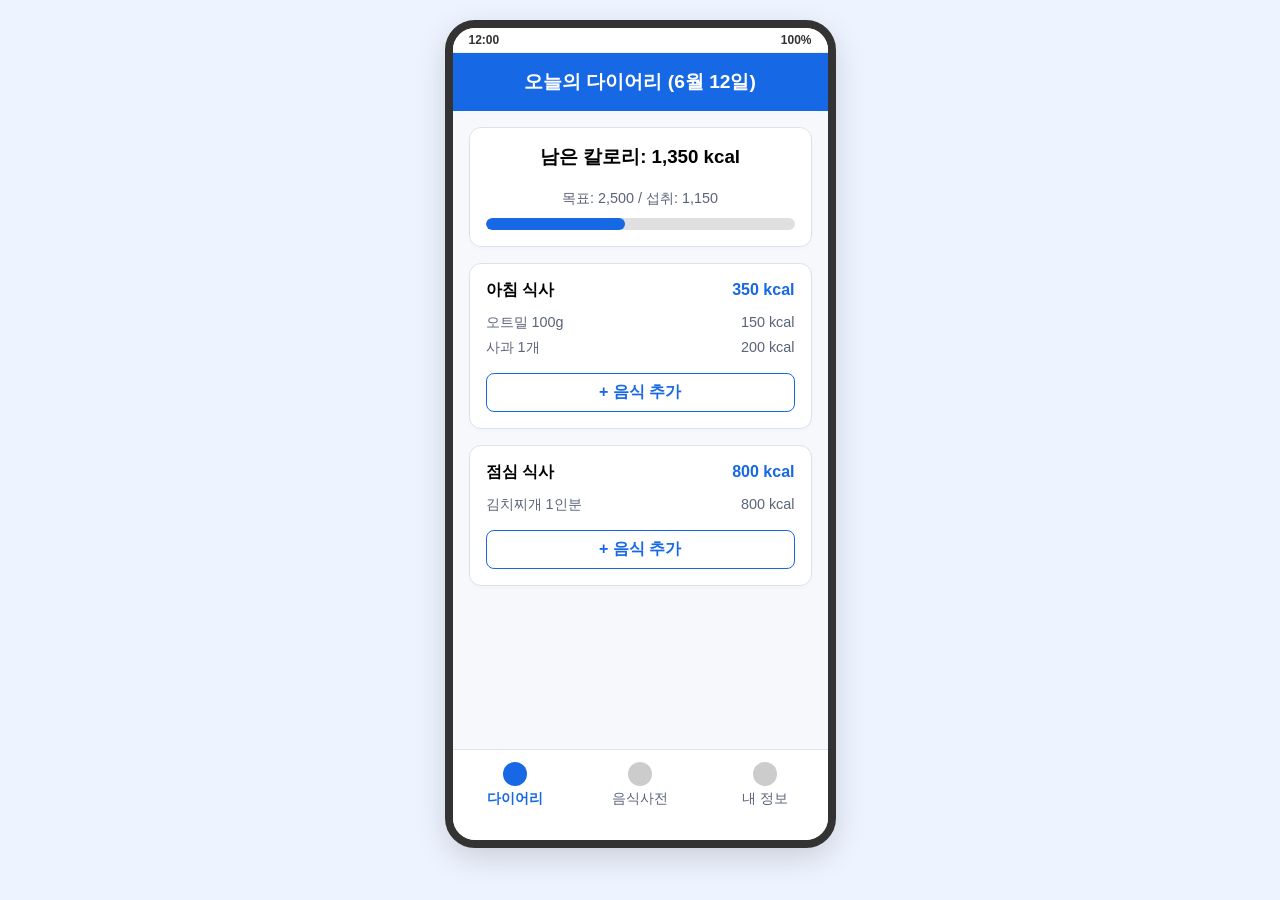
<file: docs/ui/index.html>
<!DOCTYPE html>
<html lang="ko">
<head>
    <meta charset="UTF-8">
    <title>Calorie Tracker - 다이어리</title>
    <style>
body { font-family: 'Segoe UI', Tahoma, Geneva, Verdana, sans-serif; background-color: #eef4ff; display: flex; justify-content: center; padding: 20px; margin: 0; }
.device { width: 375px; height: 812px; background: white; border-radius: 30px; box-shadow: 0 10px 30px rgba(0,0,0,0.15); border: 8px solid #333; overflow: hidden; display: flex; flex-direction: column; position: relative; }
.status-bar { height: 24px; background: #fff; display: flex; justify-content: space-between; align-items: center; padding: 0 16px; font-size: 12px; color: #333; font-weight: bold; border-bottom: 1px solid #eee; }
.header { background: #1768e5; color: white; padding: 16px; text-align: center; font-size: 1.2rem; font-weight: bold; }
.content { padding: 16px; flex: 1; overflow-y: auto; background: #f6f8fb; }
.bottom-nav { display: flex; background: #fff; border-top: 1px solid #dbe2ee; padding-bottom: 20px; }
.nav-item { flex: 1; text-align: center; padding: 12px 0; color: #5a6478; font-size: 0.85rem; cursor: pointer; text-decoration: none; display: flex; flex-direction: column; align-items: center; gap: 4px; }
.nav-item.active { color: #1768e5; font-weight: bold; }
.nav-icon { width: 24px; height: 24px; background: #ccc; border-radius: 50%; }
.nav-item.active .nav-icon { background: #1768e5; }
.card { background: #fff; border: 1px solid #dbe2ee; border-radius: 12px; padding: 16px; margin-bottom: 16px; box-shadow: 0 2px 4px rgba(0,0,0,0.02); }
.btn { display: block; width: 100%; padding: 14px; background: #1768e5; color: white; text-align: center; border-radius: 8px; text-decoration: none; border: none; font-weight: bold; margin-top: 8px; cursor: pointer; font-size: 1rem;}
.btn-outline { background: white; color: #1768e5; border: 1px solid #1768e5; }
.input-box { width: 100%; padding: 12px; border: 1px solid #ccc; border-radius: 8px; margin-bottom: 12px; box-sizing: border-box; font-size: 1rem; }
.label { font-size: 0.9rem; color: #333; margin-bottom: 4px; display: block; font-weight: 500; }
.progress-container { width: 100%; background: #e0e0e0; height: 12px; border-radius: 6px; margin-top: 10px; overflow: hidden; }
.progress-bar { width: 45%; background: #1768e5; height: 100%; border-radius: 6px; }
.flex-row { display: flex; justify-content: space-between; align-items: center; }
.text-muted { color: #5a6478; font-size: 0.9rem; }
.toggle-switch { width: 40px; height: 20px; background: #1768e5; border-radius: 10px; position: relative; display: inline-block; }
.toggle-switch::after { content: ''; position: absolute; width: 16px; height: 16px; background: white; border-radius: 50%; top: 2px; right: 2px; }
.ingredient-row { display: flex; gap: 8px; margin-bottom: 8px; }
.ingredient-row .input-box { margin-bottom: 0; }
    </style>
</head>
<body>
    <div class="device">
        <div class="status-bar"><span>12:00</span><span>100%</span></div>
        <div class="header">오늘의 다이어리 (6월 12일)</div>
        <div class="content">
            <div class="card" style="text-align: center;">
                <h3 style="margin-top: 0;">남은 칼로리: 1,350 kcal</h3>
                <p class="text-muted" style="margin: 0;">목표: 2,500 / 섭취: 1,150</p>
                <div class="progress-container">
                    <div class="progress-bar"></div>
                </div>
            </div>

            <div class="card">
                <div class="flex-row" style="margin-bottom: 12px;">
                    <h4 style="margin: 0;">아침 식사</h4>
                    <span style="font-weight: bold; color: #1768e5;">350 kcal</span>
                </div>
                <div class="flex-row text-muted" style="margin-bottom: 6px;">
                    <span>오트밀 100g</span>
                    <span>150 kcal</span>
                </div>
                <div class="flex-row text-muted">
                    <span>사과 1개</span>
                    <span>200 kcal</span>
                </div>
                <button class="btn btn-outline" style="margin-top: 16px; padding: 8px;">+ 음식 추가</button>
            </div>

            <div class="card">
                <div class="flex-row" style="margin-bottom: 12px;">
                    <h4 style="margin: 0;">점심 식사</h4>
                    <span style="font-weight: bold; color: #1768e5;">800 kcal</span>
                </div>
                <div class="flex-row text-muted">
                    <span>김치찌개 1인분</span>
                    <span>800 kcal</span>
                </div>
                <button class="btn btn-outline" style="margin-top: 16px; padding: 8px;">+ 음식 추가</button>
            </div>
        </div>
        <div class="bottom-nav">
            <a href="index.html" class="nav-item active">
                <div class="nav-icon" style="background-color: #1768e5"></div>
                다이어리
            </a>
            <a href="foods.html" class="nav-item ">
                <div class="nav-icon" style="background-color: #ccc"></div>
                음식사전
            </a>
            <a href="profile.html" class="nav-item ">
                <div class="nav-icon" style="background-color: #ccc"></div>
                내 정보
            </a>
        </div>
    </div>
</body>
</html>
</file>
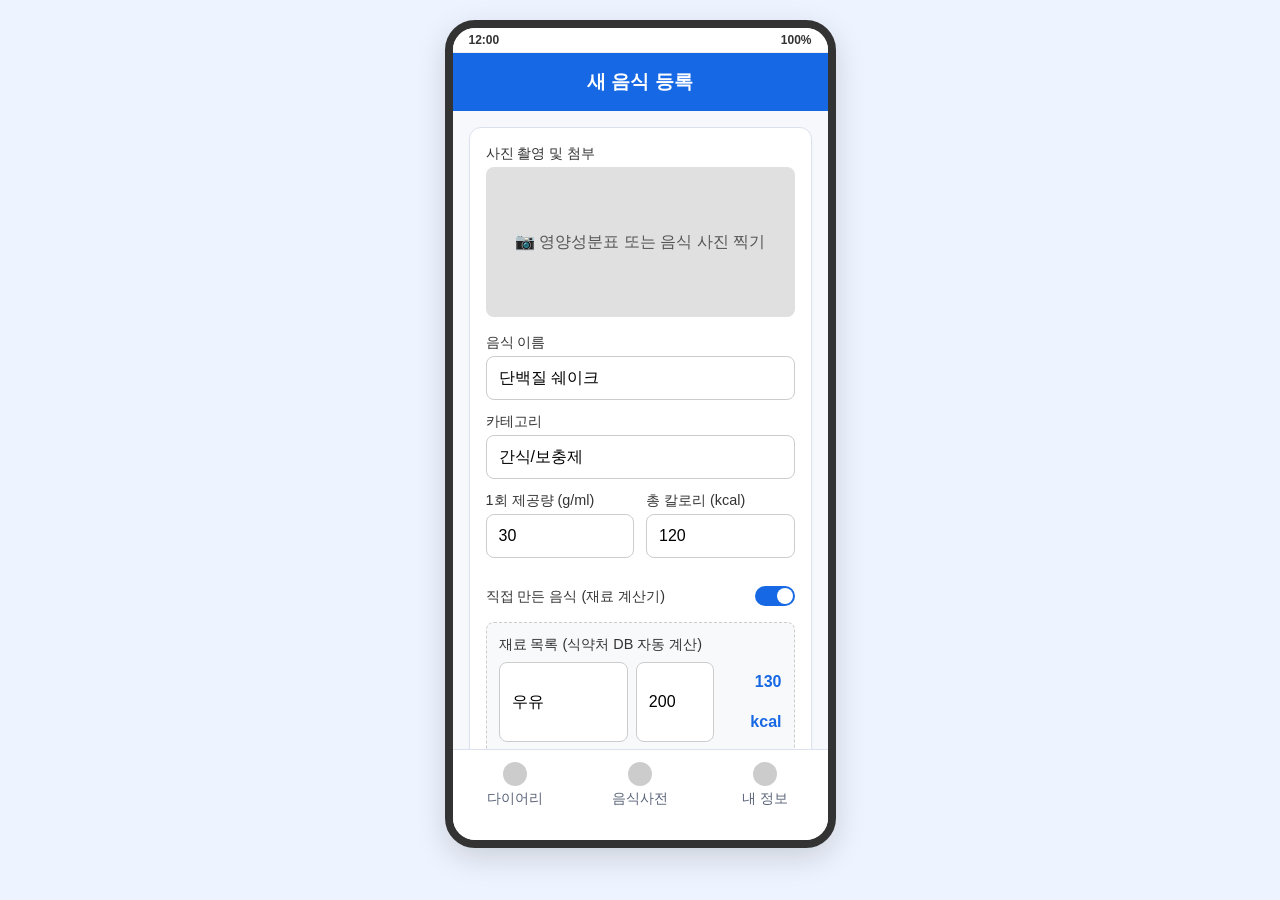
<file: docs/ui/edit_food.html>
<!DOCTYPE html>
<html lang="ko">
<head>
    <meta charset="UTF-8">
    <title>Calorie Tracker - 음식 등록</title>
    <style>
body { font-family: 'Segoe UI', Tahoma, Geneva, Verdana, sans-serif; background-color: #eef4ff; display: flex; justify-content: center; padding: 20px; margin: 0; }
.device { width: 375px; height: 812px; background: white; border-radius: 30px; box-shadow: 0 10px 30px rgba(0,0,0,0.15); border: 8px solid #333; overflow: hidden; display: flex; flex-direction: column; position: relative; }
.status-bar { height: 24px; background: #fff; display: flex; justify-content: space-between; align-items: center; padding: 0 16px; font-size: 12px; color: #333; font-weight: bold; border-bottom: 1px solid #eee; }
.header { background: #1768e5; color: white; padding: 16px; text-align: center; font-size: 1.2rem; font-weight: bold; }
.content { padding: 16px; flex: 1; overflow-y: auto; background: #f6f8fb; }
.bottom-nav { display: flex; background: #fff; border-top: 1px solid #dbe2ee; padding-bottom: 20px; }
.nav-item { flex: 1; text-align: center; padding: 12px 0; color: #5a6478; font-size: 0.85rem; cursor: pointer; text-decoration: none; display: flex; flex-direction: column; align-items: center; gap: 4px; }
.nav-item.active { color: #1768e5; font-weight: bold; }
.nav-icon { width: 24px; height: 24px; background: #ccc; border-radius: 50%; }
.nav-item.active .nav-icon { background: #1768e5; }
.card { background: #fff; border: 1px solid #dbe2ee; border-radius: 12px; padding: 16px; margin-bottom: 16px; box-shadow: 0 2px 4px rgba(0,0,0,0.02); }
.btn { display: block; width: 100%; padding: 14px; background: #1768e5; color: white; text-align: center; border-radius: 8px; text-decoration: none; border: none; font-weight: bold; margin-top: 8px; cursor: pointer; font-size: 1rem;}
.btn-outline { background: white; color: #1768e5; border: 1px solid #1768e5; }
.input-box { width: 100%; padding: 12px; border: 1px solid #ccc; border-radius: 8px; margin-bottom: 12px; box-sizing: border-box; font-size: 1rem; }
.label { font-size: 0.9rem; color: #333; margin-bottom: 4px; display: block; font-weight: 500; }
.progress-container { width: 100%; background: #e0e0e0; height: 12px; border-radius: 6px; margin-top: 10px; overflow: hidden; }
.progress-bar { width: 45%; background: #1768e5; height: 100%; border-radius: 6px; }
.flex-row { display: flex; justify-content: space-between; align-items: center; }
.text-muted { color: #5a6478; font-size: 0.9rem; }
.toggle-switch { width: 40px; height: 20px; background: #1768e5; border-radius: 10px; position: relative; display: inline-block; }
.toggle-switch::after { content: ''; position: absolute; width: 16px; height: 16px; background: white; border-radius: 50%; top: 2px; right: 2px; }
.ingredient-row { display: flex; gap: 8px; margin-bottom: 8px; }
.ingredient-row .input-box { margin-bottom: 0; }
    </style>
</head>
<body>
    <div class="device">
        <div class="status-bar"><span>12:00</span><span>100%</span></div>
        <div class="header">새 음식 등록</div>
        <div class="content">
            <div class="card">
                <span class="label">사진 촬영 및 첨부</span>
                <div style="width: 100%; height: 150px; background: #e0e0e0; border-radius: 8px; display: flex; justify-content: center; align-items: center; margin-bottom: 16px; color: #555; cursor: pointer;">
                    📷 영양성분표 또는 음식 사진 찍기
                </div>
                
                <span class="label">음식 이름</span>
                <input type="text" class="input-box" value="단백질 쉐이크">
                
                <span class="label">카테고리</span>
                <input type="text" class="input-box" value="간식/보충제">
                
                <div class="flex-row" style="gap: 12px;">
                    <div style="flex: 1;">
                        <span class="label">1회 제공량 (g/ml)</span>
                        <input type="number" class="input-box" value="30">
                    </div>
                    <div style="flex: 1;">
                        <span class="label">총 칼로리 (kcal)</span>
                        <input type="number" class="input-box" value="120">
                    </div>
                </div>
                
                <div class="flex-row" style="margin: 16px 0;">
                    <span class="label" style="margin: 0;">직접 만든 음식 (재료 계산기)</span>
                    <div class="toggle-switch"></div>
                </div>
                
                <div style="background: #f8f9fa; padding: 12px; border-radius: 8px; margin-bottom: 16px; border: 1px dashed #ccc;">
                    <span class="label">재료 목록 (식약처 DB 자동 계산)</span>
                    <div class="ingredient-row" style="margin-top: 8px;">
                        <input type="text" class="input-box" value="우유" style="flex: 2;">
                        <input type="number" class="input-box" value="200" style="flex: 1;">
                        <span style="line-height: 40px; color: #1768e5; font-weight: bold; width: 60px; text-align: right;">130 kcal</span>
                    </div>
                    <div class="ingredient-row">
                        <input type="text" class="input-box" value="단백질 파우더" style="flex: 2;">
                        <input type="number" class="input-box" value="30" style="flex: 1;">
                        <span style="line-height: 40px; color: #1768e5; font-weight: bold; width: 60px; text-align: right;">120 kcal</span>
                    </div>
                    <button class="btn btn-outline" style="padding: 8px; margin-top: 8px; font-size: 0.9rem;">+ 재료 추가 (API 검색)</button>
                </div>
            </div>
            
            <button class="btn">음식 사전에 저장</button>
            <a href="foods.html" class="btn btn-outline">취소</a>
        </div>
        <div class="bottom-nav">
            <a href="index.html" class="nav-item ">
                <div class="nav-icon" style="background-color: #ccc"></div>
                다이어리
            </a>
            <a href="foods.html" class="nav-item ">
                <div class="nav-icon" style="background-color: #ccc"></div>
                음식사전
            </a>
            <a href="profile.html" class="nav-item ">
                <div class="nav-icon" style="background-color: #ccc"></div>
                내 정보
            </a>
        </div>
    </div>
</body>
</html>
</file>
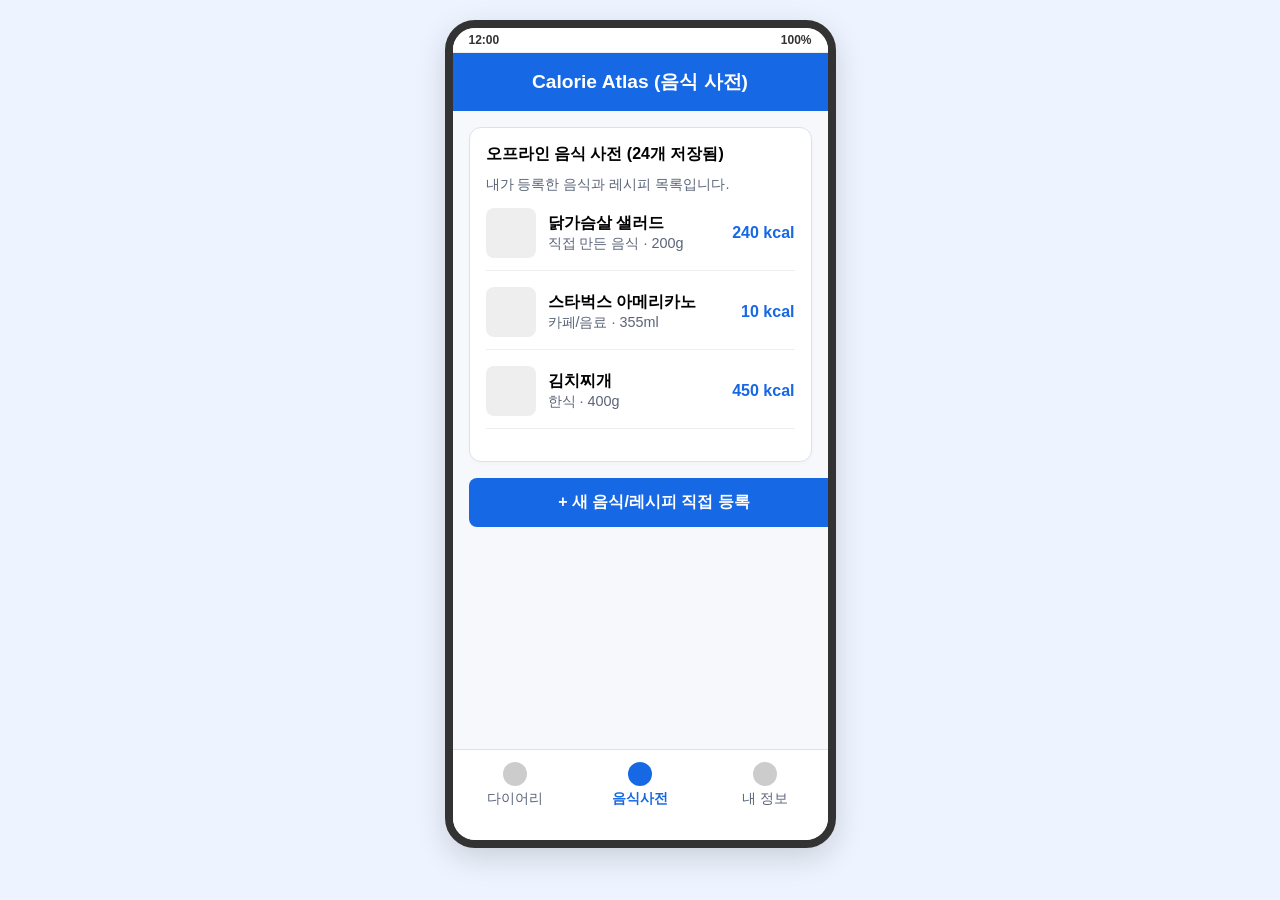
<file: docs/ui/foods.html>
<!DOCTYPE html>
<html lang="ko">
<head>
    <meta charset="UTF-8">
    <title>Calorie Tracker - 음식 사전</title>
    <style>
body { font-family: 'Segoe UI', Tahoma, Geneva, Verdana, sans-serif; background-color: #eef4ff; display: flex; justify-content: center; padding: 20px; margin: 0; }
.device { width: 375px; height: 812px; background: white; border-radius: 30px; box-shadow: 0 10px 30px rgba(0,0,0,0.15); border: 8px solid #333; overflow: hidden; display: flex; flex-direction: column; position: relative; }
.status-bar { height: 24px; background: #fff; display: flex; justify-content: space-between; align-items: center; padding: 0 16px; font-size: 12px; color: #333; font-weight: bold; border-bottom: 1px solid #eee; }
.header { background: #1768e5; color: white; padding: 16px; text-align: center; font-size: 1.2rem; font-weight: bold; }
.content { padding: 16px; flex: 1; overflow-y: auto; background: #f6f8fb; }
.bottom-nav { display: flex; background: #fff; border-top: 1px solid #dbe2ee; padding-bottom: 20px; }
.nav-item { flex: 1; text-align: center; padding: 12px 0; color: #5a6478; font-size: 0.85rem; cursor: pointer; text-decoration: none; display: flex; flex-direction: column; align-items: center; gap: 4px; }
.nav-item.active { color: #1768e5; font-weight: bold; }
.nav-icon { width: 24px; height: 24px; background: #ccc; border-radius: 50%; }
.nav-item.active .nav-icon { background: #1768e5; }
.card { background: #fff; border: 1px solid #dbe2ee; border-radius: 12px; padding: 16px; margin-bottom: 16px; box-shadow: 0 2px 4px rgba(0,0,0,0.02); }
.btn { display: block; width: 100%; padding: 14px; background: #1768e5; color: white; text-align: center; border-radius: 8px; text-decoration: none; border: none; font-weight: bold; margin-top: 8px; cursor: pointer; font-size: 1rem;}
.btn-outline { background: white; color: #1768e5; border: 1px solid #1768e5; }
.input-box { width: 100%; padding: 12px; border: 1px solid #ccc; border-radius: 8px; margin-bottom: 12px; box-sizing: border-box; font-size: 1rem; }
.label { font-size: 0.9rem; color: #333; margin-bottom: 4px; display: block; font-weight: 500; }
.progress-container { width: 100%; background: #e0e0e0; height: 12px; border-radius: 6px; margin-top: 10px; overflow: hidden; }
.progress-bar { width: 45%; background: #1768e5; height: 100%; border-radius: 6px; }
.flex-row { display: flex; justify-content: space-between; align-items: center; }
.text-muted { color: #5a6478; font-size: 0.9rem; }
.toggle-switch { width: 40px; height: 20px; background: #1768e5; border-radius: 10px; position: relative; display: inline-block; }
.toggle-switch::after { content: ''; position: absolute; width: 16px; height: 16px; background: white; border-radius: 50%; top: 2px; right: 2px; }
.ingredient-row { display: flex; gap: 8px; margin-bottom: 8px; }
.ingredient-row .input-box { margin-bottom: 0; }
    </style>
</head>
<body>
    <div class="device">
        <div class="status-bar"><span>12:00</span><span>100%</span></div>
        <div class="header">Calorie Atlas (음식 사전)</div>
        <div class="content">
            <div class="card">
                <h4 style="margin: 0 0 10px 0;">오프라인 음식 사전 (24개 저장됨)</h4>
                <p class="text-muted" style="margin-top: 0;">내가 등록한 음식과 레시피 목록입니다.</p>
                
                <div class="flex-row" style="margin-bottom: 16px; border-bottom: 1px solid #eee; padding-bottom: 12px;">
                    <div style="display: flex; gap: 12px; align-items: center;">
                        <div style="width: 50px; height: 50px; background: #eee; border-radius: 8px;"></div>
                        <div>
                            <div style="font-weight: bold;">닭가슴살 샐러드</div>
                            <div class="text-muted">직접 만든 음식 · 200g</div>
                        </div>
                    </div>
                    <div style="font-weight: bold; color: #1768e5;">240 kcal</div>
                </div>

                <div class="flex-row" style="margin-bottom: 16px; border-bottom: 1px solid #eee; padding-bottom: 12px;">
                    <div style="display: flex; gap: 12px; align-items: center;">
                        <div style="width: 50px; height: 50px; background: #eee; border-radius: 8px;"></div>
                        <div>
                            <div style="font-weight: bold;">스타벅스 아메리카노</div>
                            <div class="text-muted">카페/음료 · 355ml</div>
                        </div>
                    </div>
                    <div style="font-weight: bold; color: #1768e5;">10 kcal</div>
                </div>
                
                <div class="flex-row" style="margin-bottom: 16px; border-bottom: 1px solid #eee; padding-bottom: 12px;">
                    <div style="display: flex; gap: 12px; align-items: center;">
                        <div style="width: 50px; height: 50px; background: #eee; border-radius: 8px;"></div>
                        <div>
                            <div style="font-weight: bold;">김치찌개</div>
                            <div class="text-muted">한식 · 400g</div>
                        </div>
                    </div>
                    <div style="font-weight: bold; color: #1768e5;">450 kcal</div>
                </div>
            </div>
            
            <a href="edit_food.html" class="btn">+ 새 음식/레시피 직접 등록</a>
        </div>
        <div class="bottom-nav">
            <a href="index.html" class="nav-item ">
                <div class="nav-icon" style="background-color: #ccc"></div>
                다이어리
            </a>
            <a href="foods.html" class="nav-item active">
                <div class="nav-icon" style="background-color: #1768e5"></div>
                음식사전
            </a>
            <a href="profile.html" class="nav-item ">
                <div class="nav-icon" style="background-color: #ccc"></div>
                내 정보
            </a>
        </div>
    </div>
</body>
</html>
</file>
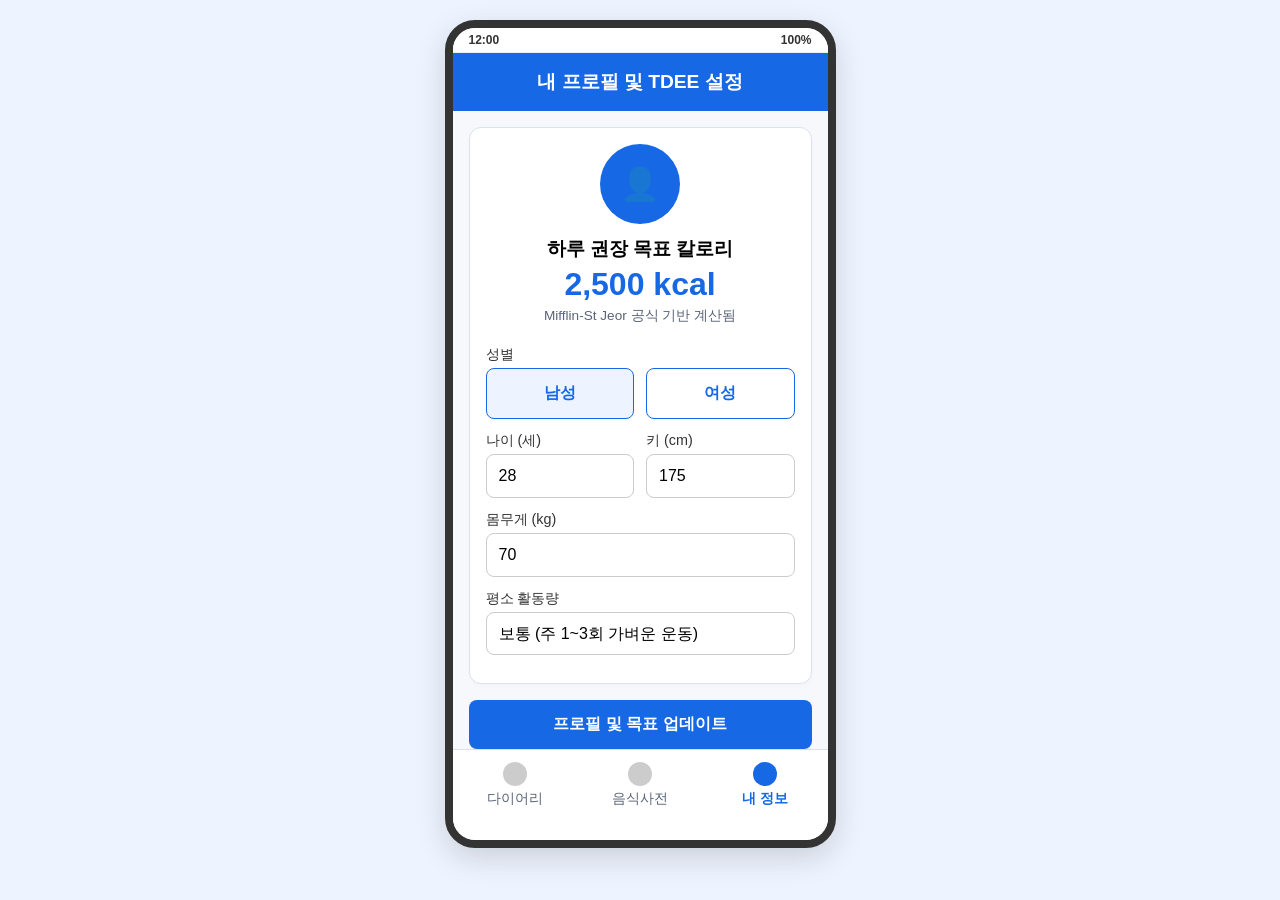
<file: docs/ui/profile.html>
<!DOCTYPE html>
<html lang="ko">
<head>
    <meta charset="UTF-8">
    <title>Calorie Tracker - 내 정보</title>
    <style>
body { font-family: 'Segoe UI', Tahoma, Geneva, Verdana, sans-serif; background-color: #eef4ff; display: flex; justify-content: center; padding: 20px; margin: 0; }
.device { width: 375px; height: 812px; background: white; border-radius: 30px; box-shadow: 0 10px 30px rgba(0,0,0,0.15); border: 8px solid #333; overflow: hidden; display: flex; flex-direction: column; position: relative; }
.status-bar { height: 24px; background: #fff; display: flex; justify-content: space-between; align-items: center; padding: 0 16px; font-size: 12px; color: #333; font-weight: bold; border-bottom: 1px solid #eee; }
.header { background: #1768e5; color: white; padding: 16px; text-align: center; font-size: 1.2rem; font-weight: bold; }
.content { padding: 16px; flex: 1; overflow-y: auto; background: #f6f8fb; }
.bottom-nav { display: flex; background: #fff; border-top: 1px solid #dbe2ee; padding-bottom: 20px; }
.nav-item { flex: 1; text-align: center; padding: 12px 0; color: #5a6478; font-size: 0.85rem; cursor: pointer; text-decoration: none; display: flex; flex-direction: column; align-items: center; gap: 4px; }
.nav-item.active { color: #1768e5; font-weight: bold; }
.nav-icon { width: 24px; height: 24px; background: #ccc; border-radius: 50%; }
.nav-item.active .nav-icon { background: #1768e5; }
.card { background: #fff; border: 1px solid #dbe2ee; border-radius: 12px; padding: 16px; margin-bottom: 16px; box-shadow: 0 2px 4px rgba(0,0,0,0.02); }
.btn { display: block; width: 100%; padding: 14px; background: #1768e5; color: white; text-align: center; border-radius: 8px; text-decoration: none; border: none; font-weight: bold; margin-top: 8px; cursor: pointer; font-size: 1rem;}
.btn-outline { background: white; color: #1768e5; border: 1px solid #1768e5; }
.input-box { width: 100%; padding: 12px; border: 1px solid #ccc; border-radius: 8px; margin-bottom: 12px; box-sizing: border-box; font-size: 1rem; }
.label { font-size: 0.9rem; color: #333; margin-bottom: 4px; display: block; font-weight: 500; }
.progress-container { width: 100%; background: #e0e0e0; height: 12px; border-radius: 6px; margin-top: 10px; overflow: hidden; }
.progress-bar { width: 45%; background: #1768e5; height: 100%; border-radius: 6px; }
.flex-row { display: flex; justify-content: space-between; align-items: center; }
.text-muted { color: #5a6478; font-size: 0.9rem; }
.toggle-switch { width: 40px; height: 20px; background: #1768e5; border-radius: 10px; position: relative; display: inline-block; }
.toggle-switch::after { content: ''; position: absolute; width: 16px; height: 16px; background: white; border-radius: 50%; top: 2px; right: 2px; }
.ingredient-row { display: flex; gap: 8px; margin-bottom: 8px; }
.ingredient-row .input-box { margin-bottom: 0; }
    </style>
</head>
<body>
    <div class="device">
        <div class="status-bar"><span>12:00</span><span>100%</span></div>
        <div class="header">내 프로필 및 TDEE 설정</div>
        <div class="content">
            <div class="card">
                <div style="text-align: center; margin-bottom: 20px;">
                    <div style="width: 80px; height: 80px; background: #1768e5; border-radius: 50%; margin: 0 auto 12px auto; display: flex; justify-content: center; align-items: center; color: white; font-size: 2rem; font-weight: bold;">👤</div>
                    <h3 style="margin: 0;">하루 권장 목표 칼로리</h3>
                    <h2 style="margin: 4px 0 0 0; color: #1768e5; font-size: 2rem;">2,500 kcal</h2>
                    <p class="text-muted" style="margin-top: 4px; font-size: 0.85rem;">Mifflin-St Jeor 공식 기반 계산됨</p>
                </div>
                
                <span class="label">성별</span>
                <div class="flex-row" style="gap: 12px; margin-bottom: 12px;">
                    <button class="btn btn-outline" style="margin: 0; background: #eef4ff;">남성</button>
                    <button class="btn btn-outline" style="margin: 0;">여성</button>
                </div>

                <div class="flex-row" style="gap: 12px;">
                    <div style="flex: 1;">
                        <span class="label">나이 (세)</span>
                        <input type="number" class="input-box" value="28">
                    </div>
                    <div style="flex: 1;">
                        <span class="label">키 (cm)</span>
                        <input type="number" class="input-box" value="175">
                    </div>
                </div>

                <span class="label">몸무게 (kg)</span>
                <input type="number" class="input-box" value="70">
                
                <span class="label">평소 활동량</span>
                <select class="input-box" style="background: white; appearance: none;">
                    <option>적음 (운동 거의 안함)</option>
                    <option selected>보통 (주 1~3회 가벼운 운동)</option>
                    <option>많음 (주 3~5회 운동)</option>
                    <option>아주 많음 (매일 강도 높은 운동)</option>
                </select>
                
            </div>
            
            <button class="btn">프로필 및 목표 업데이트</button>
        </div>
        <div class="bottom-nav">
            <a href="index.html" class="nav-item ">
                <div class="nav-icon" style="background-color: #ccc"></div>
                다이어리
            </a>
            <a href="foods.html" class="nav-item ">
                <div class="nav-icon" style="background-color: #ccc"></div>
                음식사전
            </a>
            <a href="profile.html" class="nav-item active">
                <div class="nav-icon" style="background-color: #1768e5"></div>
                내 정보
            </a>
        </div>
    </div>
</body>
</html>
</file>
